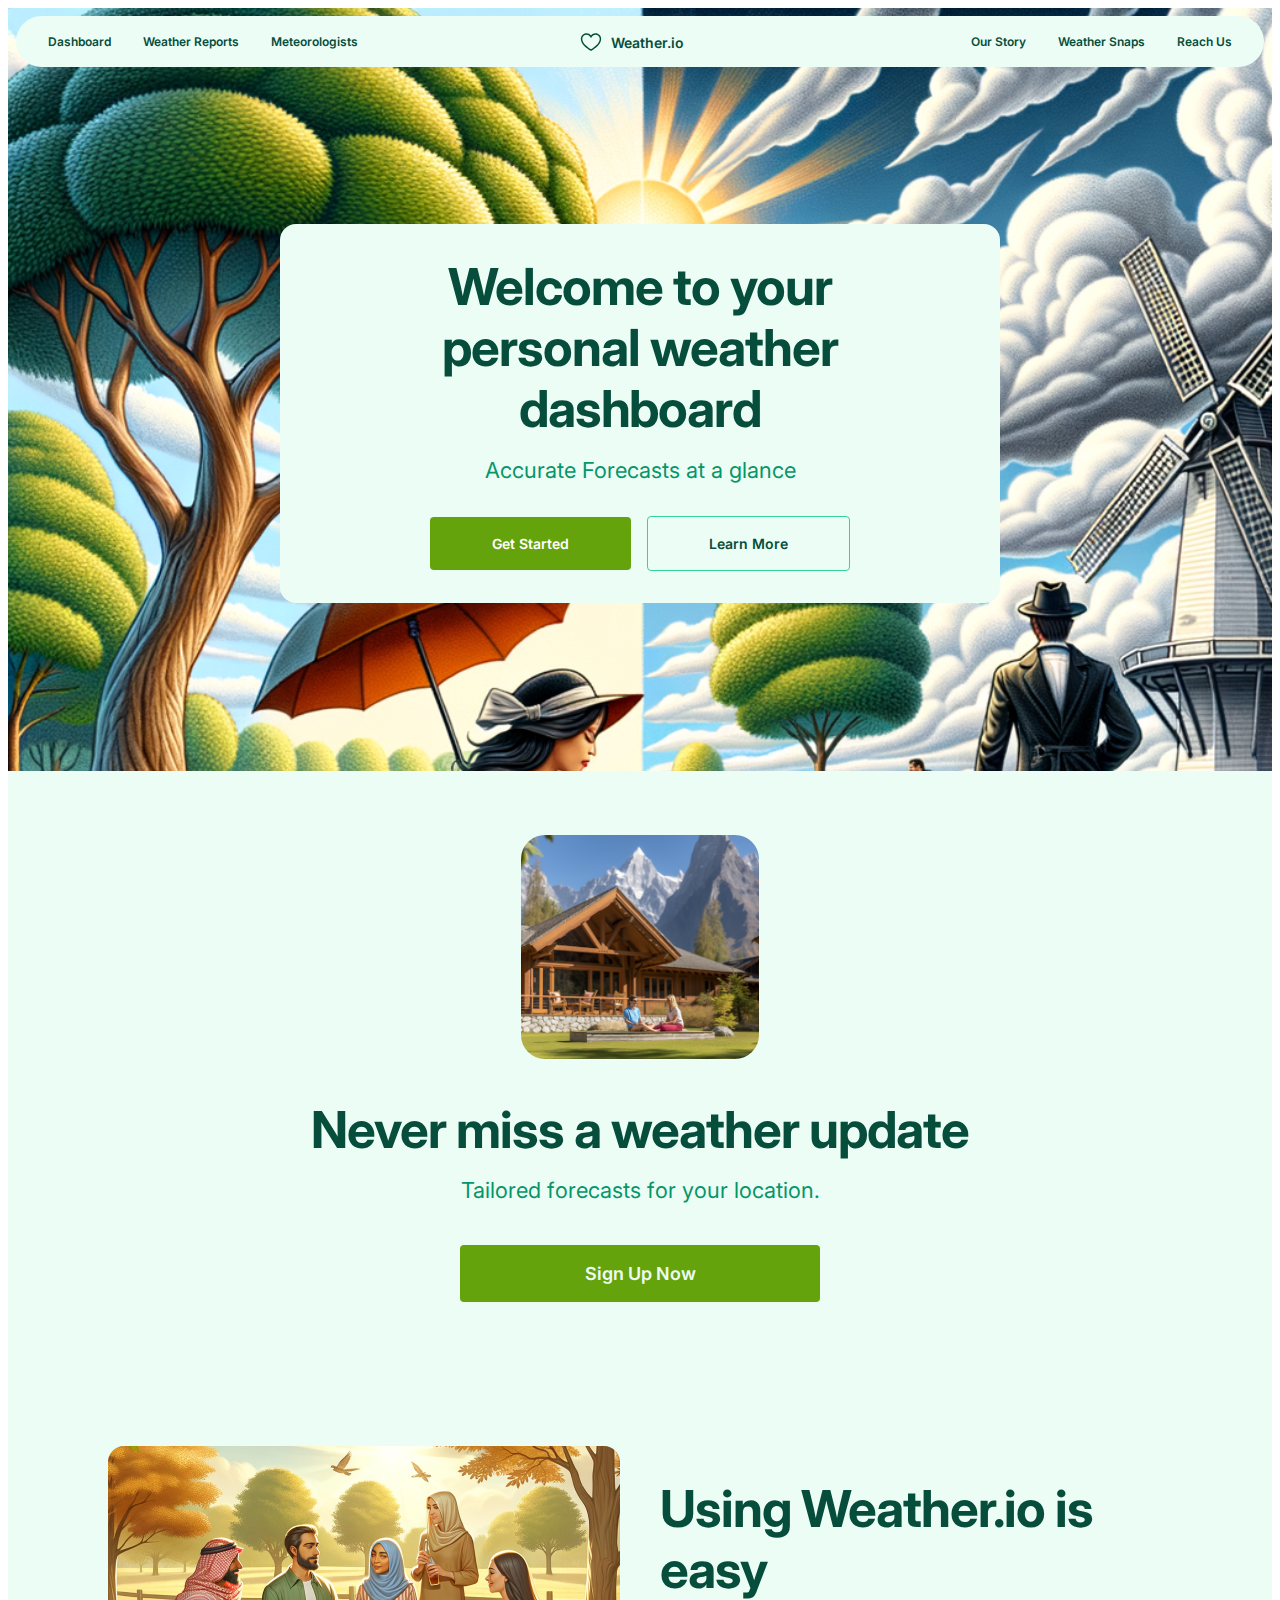
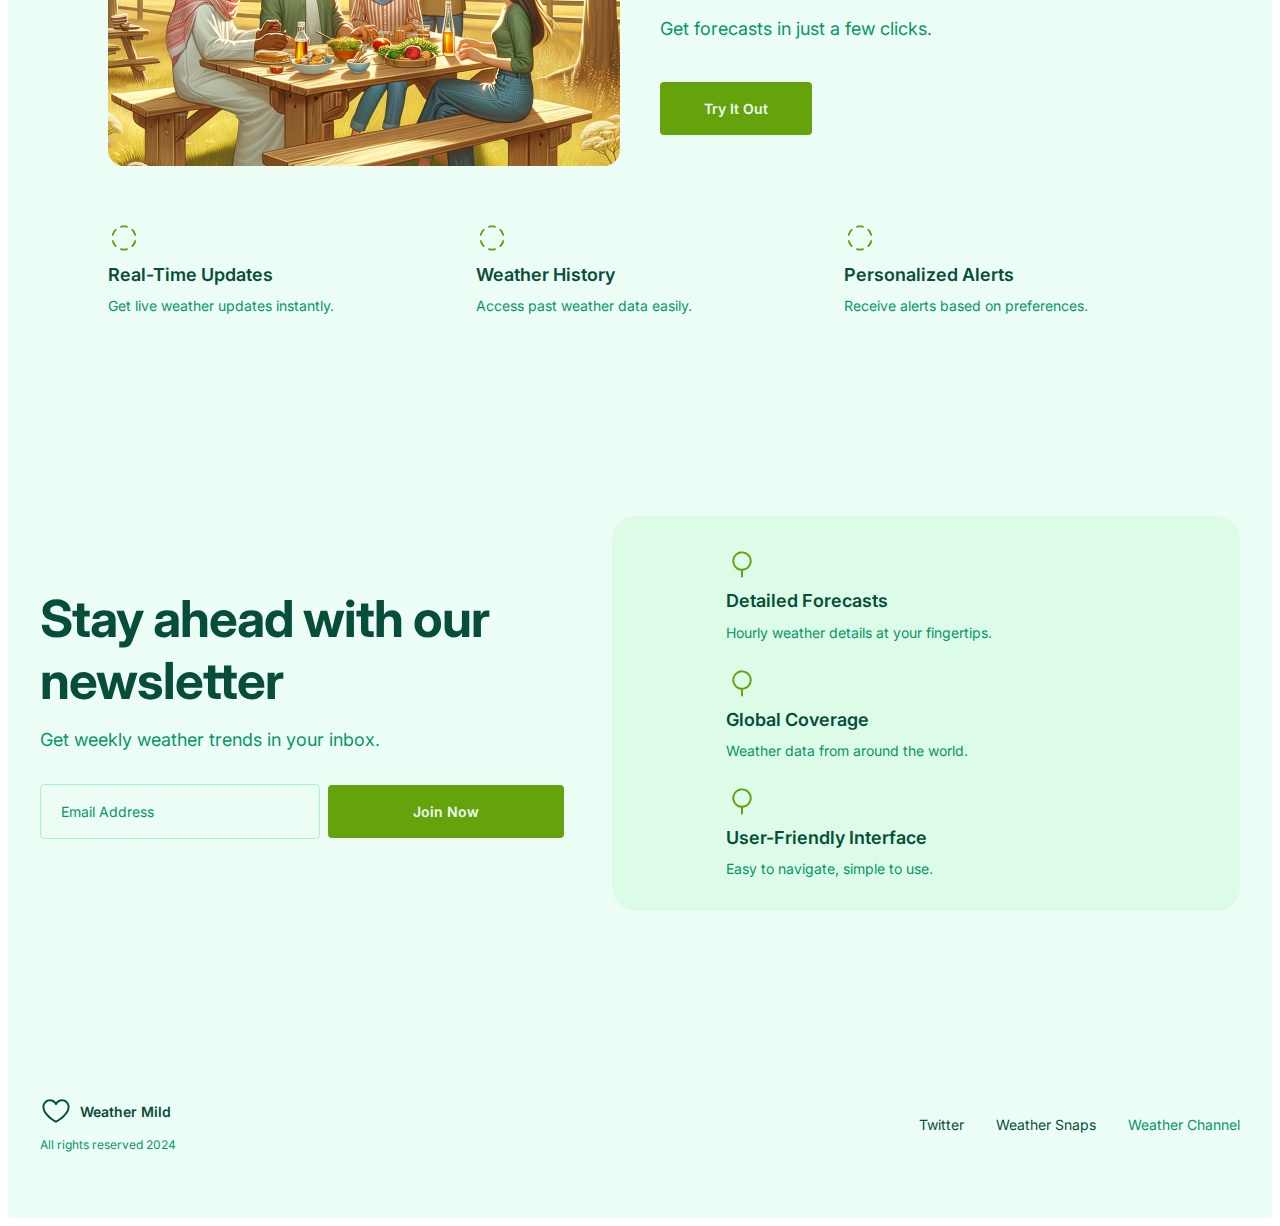
<file: index.html>
<!DOCTYPE html>
<html>
  <head>
    <meta charset="utf-8" />
    <meta name="viewport" content="initial-scale=1, width=device-width" />

    <link rel="stylesheet" href="./index.css" />
    <link
      rel="stylesheet"
      href="https://fonts.googleapis.com/css2?family=Inter:wght@400;600;700&display=swap"
    />
  </head>
  <body>
    <div class="musho-mild-weather-interactio">
      <div class="typebubble">
        <div class="bubble-container">
          <div class="nav-links">
            <div class="nav-link">
              <div class="nav-label">Dashboard</div>
            </div>
            <div class="nav-link">
              <div class="nav-label">Weather Reports</div>
            </div>
            <div class="nav-link">
              <div class="nav-label">Meteorologists</div>
            </div>
          </div>
          <div class="nav-links1">
            <div class="nav-link">
              <div class="nav-label">Our Story</div>
            </div>
            <div class="nav-link">
              <div class="nav-label">Weather Snaps</div>
            </div>
            <div class="nav-link">
              <div class="nav-label">Reach Us</div>
            </div>
          </div>
          <div class="brand">
            <img class="icon" alt="" src="./public/icon.svg" />

            <div class="brandname">Weather.io</div>
          </div>
        </div>
      </div>
      <div class="typeimage-background-dalle">
        <div class="wrapper">
          <div class="heading-container">
            <b class="title">Welcome to your personal weather dashboard</b>
            <div class="subheading">Accurate Forecasts at a glance</div>
          </div>
          <div class="button-combo">
            <div class="cta-button">
              <div class="text-container">
                <a href="signup.html"><div class="brandname">Get Started</div></a>
              </div>
            </div>
            <div class="secondary-button">
              <div class="text-container">
                <div class="brandname">Learn More</div>
              </div>
            </div>
          </div>
        </div>
      </div>
      <div class="typesingle-column">
        <div class="container">
          <img
            class="image-container-aisplash"
            alt=""
            src="./public/image-container--aisplash@2x.png"
          />

          <div class="copy-component">
            <div class="heading-text">
              <b class="heading">Never miss a weather update</b>
              <div class="subheading">
                Tailored forecasts for your location.
              </div>
            </div>
            <div class="cta-button1">
              <div class="text-container">
                <div class="cta2">Sign Up Now</div>
              </div>
            </div>
          </div>
        </div>
      </div>
      <div class="property-1comprehensive-simpl">
        <div class="heading-container1">
          <img class="image-dalle" alt="" src="./public/image--dalle@2x.png" />

          <div class="copy-component1">
            <div class="heading-text">
              <b class="heading">Using Weather.io is easy</b>
              <div class="how-it-works1">
                Get forecasts in just a few clicks.
              </div>
            </div>
            <div class="cta-button2">
              <div class="text-container">
                <div class="brandname">Try It Out</div>
              </div>
            </div>
          </div>
        </div>
        <div class="how-it-works-grid">
          <div class="step">
            <img class="icon-icon" alt="" src="./public/icon-icon.svg" />

            <div class="feature-title">Real-Time Updates</div>
            <div class="step-description">
              Get live weather updates instantly.
            </div>
          </div>
          <div class="step">
            <img class="icon-icon" alt="" src="./public/icon-icon.svg" />

            <div class="feature-title">Weather History</div>
            <div class="step-description">Access past weather data easily.</div>
          </div>
          <div class="step">
            <img class="icon-icon" alt="" src="./public/icon-icon.svg" />

            <div class="feature-title">Personalized Alerts</div>
            <div class="step-description">
              Receive alerts based on preferences.
            </div>
          </div>
        </div>
      </div>
      <div class="typesubscribe-with-reason">
        <div class="container1">
          <div class="copy-component2">
            <div class="heading-text">
              <b class="heading">Stay ahead with our newsletter</b>
              <div class="how-it-works1">
                Get weekly weather trends in your inbox.
              </div>
            </div>
            <div class="buttoninput-combo">
              <div class="input">
                <div class="input-form">
                  <div class="text-container4">
                    <div class="placeholder-text">Email Address</div>
                  </div>
                </div>
              </div>
              <div class="button">
                <div class="text-container">
                  <div class="brandname">Join Now</div>
                </div>
              </div>
            </div>
          </div>
          <div class="image-container">
            <div class="feature">
              <img class="icon-icon" alt="" src="./public/icon--icon.svg" />

              <div class="feature-title">Detailed Forecasts</div>
              <div class="step-description">
                Hourly weather details at your fingertips.
              </div>
            </div>
            <div class="feature">
              <img class="icon-icon" alt="" src="./public/icon--icon.svg" />

              <div class="feature-title">Global Coverage</div>
              <div class="step-description">
                Weather data from around the world.
              </div>
            </div>
            <div class="feature">
              <img class="icon-icon" alt="" src="./public/icon--icon.svg" />

              <div class="feature-title">User-Friendly Interface</div>
              <div class="step-description">
                Easy to navigate, simple to use.
              </div>
            </div>
          </div>
        </div>
      </div>
      <div class="typesimplistic">
        <div class="content">
          <div class="brand-legal">
            <div class="brand1">
              <img class="icon-icon" alt="" src="./public/icon.svg" />

              <div class="brandname">Weather Mild</div>
            </div>
            <div class="legal">All rights reserved 2024</div>
          </div>
          <div class="links">
            <div class="nav-label6">Twitter</div>
            <div class="nav-label6">Weather Snaps</div>
            <div class="nav-label8">Weather Channel</div>
          </div>
        </div>
      </div>
    </div>
  </body>
</html>
</file>
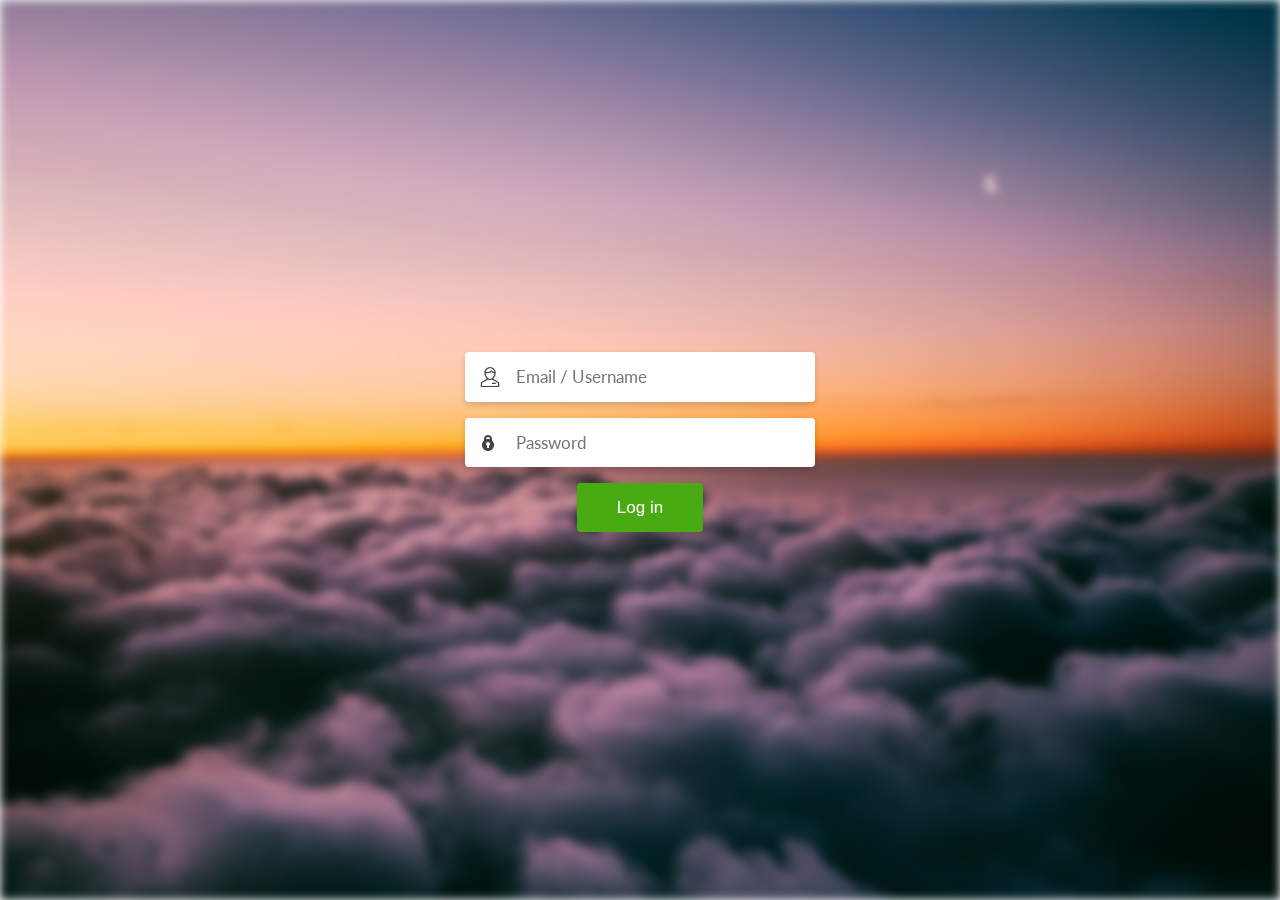
<file: signup.html>
<!DOCTYPE html>
<html lang="en">
<head>
  <meta charset="UTF-8">
  <title>Login Page with Weather.io</title>
  <link rel="stylesheet" href="./style1.css">
</head>
<body>
<div id="bg"></div>

<form action="login.php" method="post">
  <div class="form-field">
    <input type="text" name="username" placeholder="Email / Username" required/>
  </div>

  <div class="form-field">
    <input type="password" name="password" placeholder="Password" required/>
  </div>

  <div class="form-field">
    <button class="btn" type="submit">Log in</button>
  </div>
</form>

</body>
</html>
</file>
<file: index.css>
.nav-label {
  position: relative;
  line-height: 160%;
  font-weight: 600;
}
.nav-link,
.nav-links,
.nav-links1 {
  display: flex;
  flex-direction: row;
  align-items: center;
}
.nav-link {
  align-self: stretch;
  justify-content: flex-start;
  padding: 0 8px;
}
.nav-links,
.nav-links1 {
  justify-content: center;
  padding: 0 16px;
  gap: 16px;
  z-index: 0;
}
.nav-links1 {
  z-index: 1;
}
.icon {
  position: relative;
  width: 24px;
  height: 24px;
}
.brandname {
  position: relative;
  line-height: 150%;
  font-weight: 600;
}
.brand,
.bubble-container,
.typebubble {
  display: flex;
  flex-direction: row;
  align-items: center;
}
.brand {
  margin: 0 !important;
  position: absolute;
  top: calc(50% - 11.5px);
  left: calc(50% - 61.5px);
  justify-content: center;
  gap: 8px;
  z-index: 2;
  font-size: 14px;
}
.bubble-container,
.typebubble {
  justify-content: space-between;
}
.bubble-container {
  flex: 1;
  border-radius: 64px;
  background-color: #ecfdf5;
  padding: 16px 8px;
  position: relative;
}
.typebubble {
  align-self: stretch;
  margin: 0 !important;
  position: absolute;
  width: 100%;
  top: 0;
  right: 0;
  left: 0;
  padding: 8px;
  box-sizing: border-box;
  z-index: 5;
  font-size: 12px;
}
.subheading,
.title {
  align-self: stretch;
  position: relative;
}
.title {
  letter-spacing: -0.02em;
  line-height: 120%;
}
.subheading {
  font-size: 22px;
  line-height: 130%;
  color: #059669;
}
.heading-container {
  width: 100%;
  display: flex;
  flex-direction: column;
  align-items: center;
  justify-content: flex-start;
  gap: 16px;
  max-width: 572px;
}
.text-container {
  display: flex;
  flex-direction: row;
  align-items: center;
  justify-content: center;
  padding: 0 4px;
  text-decoration: none;
}
.text-container a{
  text-decoration: none;
  color: white;
}
.cta-button {
  flex: 1;
  border-radius: 4px;
  background-color: #65a30d;
  justify-content: center;
  padding: 16px 24px;
  box-sizing: border-box;
  min-width: 140px;
  text-decoration: none;
}
.button-combo,
.cta-button,
.secondary-button {
  display: flex;
  flex-direction: row;
  align-items: center;
  text-decoration: none;
}
.secondary-button {
  flex: 1;
  border-radius: 4px;
  border: 1px solid #34d399;
  box-sizing: border-box;
  justify-content: center;
  padding: 16px 24px;
  min-width: 140px;
  color: #064e3b;
}
.button-combo {
  width: 100%;
  flex-wrap: wrap;
  justify-content: flex-start;
  gap: 16px;
  max-width: 420px;
  font-size: 14px;
  color: #ecfdf5;
}
.typeimage-background-dalle,
.wrapper {
  display: flex;
  flex-direction: column;
  align-items: center;
}
.wrapper {
  width: 100%;
  border-radius: 16px;
  background-color: #ecfdf5;
  justify-content: flex-start;
  padding: 32px;
  box-sizing: border-box;
  gap: 32px;
  max-width: 720px;
}
.typeimage-background-dalle {
  align-self: stretch;
  justify-content: center;
  padding: 216px 16px 168px;
  background-image: url(./public/typeimage-background--dalle@3x.png);
  background-size: cover;
  background-repeat: no-repeat;
  background-position: top;
  z-index: 4;
  text-align: center;
}
.image-container-aisplash {
  border-radius: 24px;
  width: 238px;
  height: 224px;
  overflow: hidden;
  flex-shrink: 0;
  object-fit: cover;
  max-height: 520px;
}
.heading {
  align-self: stretch;
  position: relative;
  letter-spacing: -0.02em;
  line-height: 120%;
  display: -webkit-inline-box;
  overflow: hidden;
  text-overflow: ellipsis;
  -webkit-line-clamp: 3;
  -webkit-box-orient: vertical;
}
.heading-text {
  align-self: stretch;
  display: flex;
  flex-direction: column;
  align-items: flex-start;
  justify-content: center;
  gap: 16px;
}
.cta2 {
  position: relative;
  line-height: 140%;
  font-weight: 600;
}
.cta-button1 {
  width: 100%;
  border-radius: 4px;
  background-color: #65a30d;
  display: flex;
  flex-direction: row;
  align-items: center;
  justify-content: center;
  padding: 16px 48px;
  box-sizing: border-box;
  max-width: 360px;
  font-size: 18px;
  color: #ecfdf5;
}
.copy-component {
  width: 100%;
  flex-direction: column;
  gap: 40px;
  min-width: 304px;
  max-width: 720px;
}
.container,
.copy-component,
.typesingle-column {
  display: flex;
  align-items: center;
  justify-content: center;
}
.container {
  flex: 1;
  flex-direction: column;
  gap: 40px;
  max-width: 1024px;
}
.typesingle-column {
  align-self: stretch;
  background-color: #ecfdf5;
  flex-direction: row;
  padding: 64px 16px;
  z-index: 3;
  text-align: center;
}
.image-dalle {
  flex: 1;
  position: relative;
  border-radius: 16px;
  max-width: 564px;
  overflow: hidden;
  height: 320px;
  object-fit: cover;
  min-width: 272px;
}
.how-it-works1 {
  align-self: stretch;
  position: relative;
  font-size: 18px;
  line-height: 140%;
  color: #059669;
}
.cta-button2 {
  border-radius: 4px;
  background-color: #65a30d;
  display: flex;
  flex-direction: row;
  align-items: center;
  justify-content: center;
  padding: 16px 40px;
  box-sizing: border-box;
  max-width: 360px;
  text-align: center;
  font-size: 14px;
  color: #ecfdf5;
}
.copy-component1,
.heading-container1 {
  display: flex;
  justify-content: center;
  gap: 40px;
}
.copy-component1 {
  flex: 1;
  flex-direction: column;
  align-items: flex-start;
  min-width: 272px;
  max-width: 720px;
}
.heading-container1 {
  width: 100%;
  flex-direction: row;
  flex-wrap: wrap;
  align-items: center;
  max-width: 1064px;
}
.icon-icon {
  position: relative;
  width: 32px;
  height: 32px;
}
.feature-title,
.step-description {
  align-self: stretch;
  position: relative;
  overflow: hidden;
  text-overflow: ellipsis;
}
.feature-title {
  line-height: 140%;
  font-weight: 600;
  white-space: nowrap;
}
.step-description {
  font-size: 14px;
  line-height: 150%;
  color: #059669;
  display: -webkit-inline-box;
  -webkit-line-clamp: 3;
  -webkit-box-orient: vertical;
}
.how-it-works-grid,
.step {
  display: flex;
  align-items: flex-start;
  justify-content: flex-start;
}
.step {
  flex: 1;
  flex-direction: column;
  gap: 8px;
  min-width: 240px;
  max-width: 400px;
}
.how-it-works-grid {
  width: 100%;
  flex-direction: row;
  flex-wrap: wrap;
  gap: 40px;
  max-width: 1064px;
  font-size: 18px;
}
.property-1comprehensive-simpl {
  align-self: stretch;
  background-color: #ecfdf5;
  display: flex;
  flex-direction: column;
  align-items: center;
  justify-content: center;
  padding: 80px 16px;
  gap: 56px;
  z-index: 2;
}
.placeholder-text {
  position: relative;
  line-height: 150%;
  overflow: hidden;
  text-overflow: ellipsis;
  white-space: nowrap;
}
.input-form,
.text-container4 {
  display: flex;
  flex-direction: row;
  align-items: center;
  justify-content: flex-start;
}
.text-container4 {
  flex: 1;
  padding: 0 4px;
}
.input-form {
  align-self: stretch;
  border-radius: 4px;
  background-color: #ecfdf5;
  border: 1px solid #a7f3d0;
  padding: 16px;
}
.button,
.buttoninput-combo,
.input {
  display: flex;
  justify-content: center;
}
.input {
  flex: 1;
  border-radius: 4px;
  flex-direction: column;
  align-items: flex-start;
  min-width: 280px;
}
.button,
.buttoninput-combo {
  flex-direction: row;
  align-items: center;
}
.button {
  flex: 1;
  border-radius: 4px;
  background-color: #65a30d;
  padding: 16px 24px;
  box-sizing: border-box;
  min-width: 140px;
  max-width: 324px;
  text-align: center;
  color: #ecfdf5;
}
.buttoninput-combo {
  width: 100%;
  flex-wrap: wrap;
  gap: 8px;
  max-width: 720px;
  font-size: 14px;
  color: #059669;
}
.copy-component2 {
  flex: 1;
  border-radius: 16px;
  background-color: #ecfdf5;
  align-items: flex-start;
  justify-content: center;
  gap: 32px;
  min-width: 304px;
  max-width: 524px;
}
.copy-component2,
.feature,
.image-container {
  display: flex;
  flex-direction: column;
}
.feature {
  width: 100%;
  align-items: flex-start;
  justify-content: flex-start;
  gap: 8px;
  min-width: 272px;
  max-width: 400px;
}
.image-container {
  flex: 1;
  border-radius: 24px;
  background-color: #dcfce7;
  overflow: hidden;
  align-items: center;
  justify-content: center;
  padding: 32px 0;
  box-sizing: border-box;
  gap: 24px;
  min-width: 280px;
  max-height: 520px;
  font-size: 18px;
}
.container1 {
  flex: 1;
  flex-wrap: wrap;
  gap: 48px;
  max-width: 1200px;
}
.brand1,
.container1,
.typesubscribe-with-reason {
  display: flex;
  flex-direction: row;
  align-items: center;
  justify-content: center;
}
.typesubscribe-with-reason {
  align-self: stretch;
  background-color: #ecfdf5;
  padding: 120px 16px;
  z-index: 1;
}
.brand1 {
  gap: 8px;
}
.legal {
  position: relative;
  font-size: 12px;
  line-height: 160%;
  color: #059669;
}
.brand-legal {
  display: flex;
  flex-direction: column;
  align-items: flex-start;
  justify-content: center;
  gap: 8px;
}
.nav-label6,
.nav-label8 {
  position: relative;
  line-height: 150%;
}
.nav-label8 {
  color: #059669;
}
.content,
.links {
  display: flex;
  flex-direction: row;
  flex-wrap: wrap;
  align-items: center;
}
.links {
  justify-content: flex-start;
  gap: 32px;
}
.content {
  width: 100%;
  justify-content: space-between;
  max-width: 1200px;
}
.musho-mild-weather-interactio,
.typesimplistic {
  display: flex;
  flex-direction: column;
  justify-content: flex-start;
}
.typesimplistic {
  align-self: stretch;
  background-color: #ecfdf5;
  align-items: flex-start;
  padding: 64px 32px;
  z-index: 0;
  font-size: 14px;
}
.musho-mild-weather-interactio {
  position: relative;
  background-color: #fff;
  width: 100%;
  align-items: center;
  text-align: left;
  font-size: 51px;
  color: #064e3b;
  font-family: Inter;
}
</file>
<file: style1.css>
@import url("https://fonts.googleapis.com/css?family=Lato:400,700");
#bg {
  background-image: url('img/background.jpg');
  position: fixed;
  left: 0;
  top: 0;
  width: 100%;
  height: 100%;
  background-size: cover;
  filter: blur(5px);
}

body {
  font-family: 'Lato', sans-serif;
  color: #4A4A4A;
  display: flex;
  justify-content: center;
  align-items: center;
  min-height: 100vh;
  overflow: hidden;
  margin: 0;
  padding: 0;
}

form {
  width: 350px;
  position: relative;
}
form .form-field::before {
  font-size: 20px;
  position: absolute;
  left: 15px;
  top: 17px;
  color: #888888;
  content: " ";
  display: block;
  background-size: cover;
  background-repeat: no-repeat;
}
form .form-field:nth-child(1)::before {
  background-image: url(img/user-icon.png);
  width: 20px;
  height: 20px;
  top: 15px;
}
form .form-field:nth-child(2)::before {
  background-image: url(img/lock-icon.png);
  width: 16px;
  height: 16px;
}
form .form-field {
  display: -webkit-box;
  display: -ms-flexbox;
  display: flex;
  -webkit-box-pack: justify;
  -ms-flex-pack: justify;
  justify-content: space-between;
  -webkit-box-align: center;
  -ms-flex-align: center;
  align-items: center;
  margin-bottom: 1rem;
  position: relative;
}
form input {
  font-family: inherit;
  width: 100%;
  outline: none;
  background-color: #fff;
  border-radius: 4px;
  border: none;
  display: block;
  padding: 0.9rem 0.7rem;
  box-shadow: 0px 3px 6px rgba(0, 0, 0, 0.16);
  font-size: 17px;
  color: #4A4A4A;
  text-indent: 40px;
}
form .btn {
  outline: none;
  border: none;
  cursor: pointer;
  display: inline-block;
  margin: 0 auto;
  padding: 0.9rem 2.5rem;
  text-align: center;
  background-color: #47AB11;
  color: #fff;
  border-radius: 4px;
  box-shadow: 0px 3px 6px rgba(0, 0, 0, 0.16);
  font-size: 17px;
}
</file>
